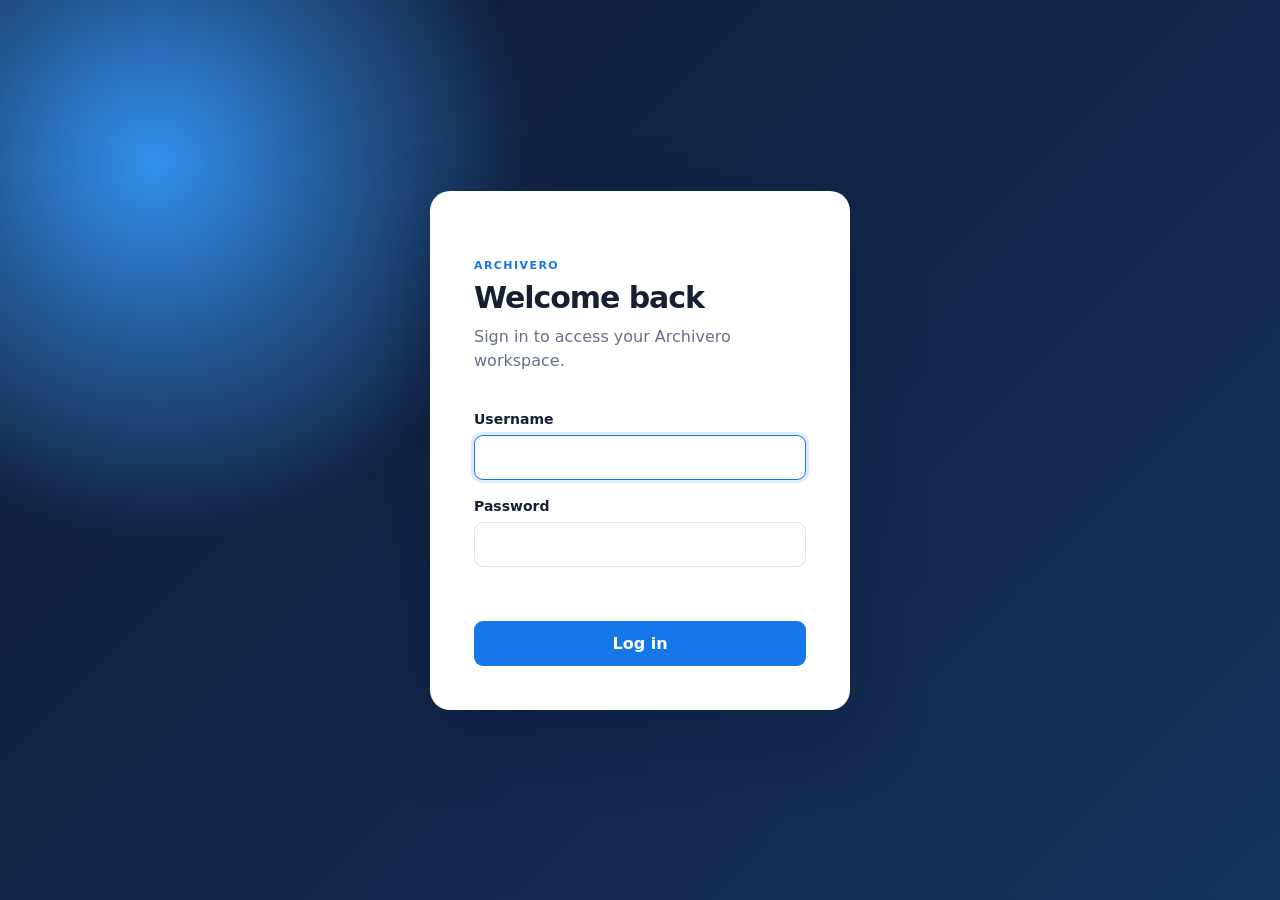
<file: src/Demo.Archivero.Frontend.Spa/wwwroot/index.html>
<!doctype html>
<html lang="en">
<head>
    <meta charset="utf-8" />
    <meta name="viewport" content="width=device-width, initial-scale=1" />
    <meta name="color-scheme" content="light" />
    <title>Archivero</title>
    <link rel="icon" href="/favicon.ico?v=1" sizes="any" />
    <link rel="stylesheet" href="styles.css?v=1" />
</head>
<body class="login-mode">
    <section id="login-view" class="login-view" aria-labelledby="login-title">
        <div class="login-card">
            <p class="eyebrow">ARCHIVERO</p>
            <h1 id="login-title">Welcome back</h1>
            <p class="login-copy">Sign in to access your Archivero workspace.</p>
            <form id="login-form" novalidate>
                <label for="login-username">Username</label>
                <input id="login-username" name="username" autocomplete="username" required autofocus />
                <label for="login-password">Password</label>
                <input id="login-password" name="password" type="password" autocomplete="current-password" required />
                <p id="login-error" class="form-error" role="alert" aria-live="polite"></p>
                <button id="login-submit" type="submit">Log in</button>
            </form>
        </div>
    </section>

    <section id="application" class="application" aria-label="Archivero application" hidden>
        <aside id="sidebar" class="sidebar">
            <div class="sidebar-top">
                <a class="app-brand" href="#greeting" data-page-link="greeting" aria-label="Archivero home"><span class="brand-name">Archivero</span></a>
                <button id="sidebar-toggle" class="icon-button" type="button" aria-label="Collapse menu" aria-expanded="true"><span aria-hidden="true">‹</span></button>
            </div>
            <nav class="main-nav" aria-label="Main navigation">
                <a href="#greeting" class="nav-link active" data-page-link="greeting" aria-current="page"><span class="nav-icon" aria-hidden="true">⌂</span><span class="nav-text">Greeting</span></a>
                <a href="#archivero" class="nav-link" data-page-link="archivero"><span class="nav-icon" aria-hidden="true">□</span><span class="nav-text">My Archivero</span></a>
                <a href="#create-archive" class="nav-link" data-page-link="create-archive"><span class="nav-icon" aria-hidden="true">＋</span><span class="nav-text">Create Archive</span></a>
            </nav>
            <div class="account-area">
                <div class="user-summary" title="Current user"><span id="user-initial" class="avatar" aria-hidden="true">U</span><span class="user-details"><strong id="current-user">User</strong><small>Signed in</small></span></div>
                <button id="logout-button" class="logout-button" type="button"><span aria-hidden="true">↪</span><span class="nav-text">Log out</span></button>
            </div>
        </aside>

        <main class="content">
            <button id="mobile-menu-button" class="mobile-menu-button" type="button" aria-label="Open menu" aria-expanded="false">☰</button>
            <section id="greeting-page" class="page greeting-page" data-page="greeting" aria-labelledby="greeting-heading"><div><p class="eyebrow">YOUR WORKSPACE</p><h2 id="greeting-heading">Hello Friend</h2></div></section>
            <section id="archivero-page" class="page workspace-page" data-page="archivero" aria-labelledby="archivero-heading" hidden>
                <div class="page-header"><div><p class="page-kicker">YOUR FILES</p><h2 id="archivero-heading">My Archivero</h2><p>Files created in your workspace.</p></div></div>
                <div class="table-card"><div id="files-status" class="status-message" role="status" aria-live="polite"></div><div class="table-scroll"><table><thead><tr><th>Creation</th><th>Title</th><th>Download</th><th>Delete</th></tr></thead><tbody id="files-table-body"></tbody></table></div></div>
            </section>
            <section id="create-archive-page" class="page workspace-page" data-page="create-archive" aria-labelledby="create-archive-heading" hidden>
                <div class="page-header"><div><p class="page-kicker">NEW FILE</p><h2 id="create-archive-heading">Create Archive</h2><p>Save text to your Archivero workspace.</p></div></div>
                <form id="create-archive-form" class="archive-form" novalidate>
                    <label for="archive-title">Title</label><input id="archive-title" name="title" maxlength="128" aria-describedby="archive-title-limit" required /><small id="archive-title-limit" class="character-limit">0 / 128 characters</small>
                    <label for="archive-content">Text</label><textarea id="archive-content" name="content" maxlength="1028" aria-describedby="archive-content-limit" required></textarea><small id="archive-content-limit" class="character-limit">0 / 1,028 characters</small>
                    <button id="create-archive-submit" type="submit">Create archive</button>
                    <p id="create-archive-message" class="form-error" role="status" aria-live="polite"></p>
                </form>
            </section>
        </main>
    </section>
    <div id="loading-overlay" class="loading-overlay" hidden aria-hidden="true"><div class="spinner" role="status" aria-label="Loading"></div></div>
    <script src="app.js?v=2"></script>
</body>
</html>
</file>
<file: src/Demo.Archivero.Frontend.Spa/wwwroot/styles.css>
:root { --navy:#101b33; --blue:#1677e8; --blue-dark:#0b62c6; --ink:#172033; --muted:#667085; --line:#dbe4f0; font-family:Inter,ui-sans-serif,system-ui,-apple-system,BlinkMacSystemFont,"Segoe UI",sans-serif; }
* { box-sizing:border-box; }
body { margin:0; min-width:320px; color:var(--ink); background:#f6f9fd; }
button,input { font:inherit; } button,a { -webkit-tap-highlight-color:transparent; } button { cursor:pointer; } [hidden] { display:none !important; }
.login-view { min-height:100vh; display:grid; place-items:center; padding:24px; background:radial-gradient(circle at 12% 18%,#328feb 0,transparent 28%),linear-gradient(135deg,#101b33,#17325f); }
.login-card { width:min(100%,420px); padding:44px; border-radius:20px; background:#fff; box-shadow:0 24px 70px rgba(3,17,43,.34); }
.brand-mark { display:grid; place-items:center; width:46px; height:46px; border-radius:14px; color:#fff; background:var(--blue); font-size:23px; font-weight:800; box-shadow:0 8px 18px rgba(22,119,232,.28); }
.brand-mark.small { width:32px; height:32px; border-radius:10px; font-size:17px; box-shadow:none; flex:0 0 auto; }
.eyebrow { margin:24px 0 8px; color:var(--blue); font-size:11px; font-weight:800; letter-spacing:.13em; } h1 { margin:0; font-size:30px; letter-spacing:-.035em; }
.login-copy { margin:10px 0 28px; color:var(--muted); line-height:1.5; } form { display:grid; gap:8px; } label { margin-top:10px; font-size:14px; font-weight:700; }
input { width:100%; padding:12px 13px; border:1px solid var(--line); border-radius:9px; color:var(--ink); outline:none; transition:border-color .15s,box-shadow .15s; }
input:focus { border-color:var(--blue); box-shadow:0 0 0 3px rgba(22,119,232,.15); } form button { margin-top:12px; min-height:45px; border:0; border-radius:9px; color:#fff; background:var(--blue); font-weight:750; transition:background .15s,transform .15s; } form button:hover { background:var(--blue-dark); } form button:active { transform:translateY(1px); } form button:disabled { cursor:wait; opacity:.7; }
.form-error { min-height:20px; margin:6px 0 0; color:#bd263d; font-size:13px; font-weight:600; }
.application { min-height:100vh; display:flex; }.sidebar { width:264px; min-height:100vh; display:flex; flex-direction:column; flex:0 0 auto; color:#d8e4f6; background:var(--navy); transition:width .2s ease,transform .2s ease; }.sidebar-top { min-height:76px; display:flex; align-items:center; gap:10px; padding:20px 18px; }
.app-brand { min-width:0; display:inline-flex; align-items:center; gap:10px; color:#fff; text-decoration:none; font-size:19px; font-weight:750; letter-spacing:-.02em; }.brand-name,.nav-text,.user-details { overflow:hidden; white-space:nowrap; }.icon-button { width:32px; height:32px; margin-left:auto; border:1px solid rgba(255,255,255,.15); border-radius:8px; color:#d8e4f6; background:transparent; font-size:26px; line-height:1; }.icon-button:hover,.logout-button:hover { background:rgba(255,255,255,.09); }
.main-nav { display:grid; gap:5px; padding:16px 12px; border-top:1px solid rgba(255,255,255,.1); }.nav-link,.logout-button { min-height:46px; display:flex; align-items:center; gap:13px; padding:0 13px; border:0; border-radius:8px; color:#aebdd3; background:none; text-align:left; text-decoration:none; font-size:14px; font-weight:650; }.nav-link:hover { color:#fff; background:rgba(255,255,255,.07); }.nav-link.active { color:#fff; background:var(--blue); }.nav-icon { width:20px; flex:0 0 20px; text-align:center; font-size:20px; line-height:1; }
.account-area { margin-top:auto; padding:16px 12px; border-top:1px solid rgba(255,255,255,.1); }.user-summary { display:flex; align-items:center; gap:11px; padding:8px 13px 13px; }.avatar { width:31px; height:31px; flex:0 0 31px; display:grid; place-items:center; border-radius:50%; color:#fff; background:#395987; font-size:13px; font-weight:800; }.user-details { display:grid; gap:2px; min-width:0; font-size:13px; }.user-details strong { overflow:hidden; text-overflow:ellipsis; }.user-details small { color:#8fa5c5; font-size:11px; }.logout-button { width:100%; color:#c7d5e8; }.logout-button:hover { color:#fff; }
.content { position:relative; min-width:0; flex:1; }.page { min-height:100vh; }.greeting-page { display:grid; place-items:center; padding:40px; color:#fff; background:linear-gradient(135deg,#0b62c6,#278cf2); }.greeting-page>div { width:min(100%,920px); }.greeting-page .eyebrow { margin:0 0 12px; color:rgba(255,255,255,.77); }.greeting-page h2 { margin:0; font-size:clamp(42px,7vw,82px); letter-spacing:-.055em; }.archivero-page { background:#fff; }.mobile-menu-button { display:none; }.visually-hidden { position:absolute; width:1px; height:1px; padding:0; margin:-1px; overflow:hidden; clip:rect(0,0,0,0); white-space:nowrap; border:0; }
.sidebar.collapsed { width:76px; }.sidebar.collapsed .sidebar-top { padding-inline:18px; }.sidebar.collapsed .brand-name,.sidebar.collapsed .nav-text,.sidebar.collapsed .user-details { width:0; opacity:0; }.sidebar.collapsed .app-brand { gap:0; }.sidebar.collapsed .icon-button { transform:rotate(180deg); }.sidebar.collapsed .nav-link,.sidebar.collapsed .logout-button { justify-content:center; padding-inline:0; }.sidebar.collapsed .user-summary { justify-content:center; padding-inline:0; }
@media (max-width:720px) { .application { display:block; }.sidebar { position:fixed; z-index:10; width:min(264px,84vw); transform:translateX(-100%); box-shadow:16px 0 36px rgba(10,24,49,.24); }.sidebar.mobile-open { transform:translateX(0); }.sidebar.collapsed { width:min(264px,84vw); }.sidebar.collapsed .brand-name,.sidebar.collapsed .nav-text,.sidebar.collapsed .user-details { width:auto; opacity:1; }.sidebar.collapsed .nav-link,.sidebar.collapsed .logout-button { justify-content:flex-start; padding-inline:13px; }.sidebar.collapsed .user-summary { justify-content:flex-start; padding-inline:13px; }.sidebar.collapsed .icon-button { transform:none; }.mobile-menu-button { position:fixed; z-index:9; top:14px; left:14px; display:grid; place-items:center; width:42px; height:42px; border:0; border-radius:10px; color:#fff; background:rgba(11,98,198,.9); font-size:22px; box-shadow:0 6px 16px rgba(3,17,43,.2); }.greeting-page { padding:32px; }.login-card { padding:32px 26px; } }

/* Archivero content pages */
.workspace-page { padding:56px clamp(24px,5vw,72px); background:#f6f9fd; }
.page-header { margin:0 auto 28px; max-width:1120px; }.page-kicker { margin:0 0 7px; color:var(--blue); font-size:11px; font-weight:800; letter-spacing:.12em; }.page-header h2 { margin:0; font-size:clamp(28px,4vw,40px); letter-spacing:-.04em; }.page-header p:last-child { margin:8px 0 0; color:var(--muted); }
.table-card,.archive-form { max-width:1120px; margin:0 auto; border:1px solid var(--line); border-radius:14px; background:#fff; box-shadow:0 8px 28px rgba(31,52,85,.06); }.table-scroll { overflow-x:auto; }.table-card table { width:100%; min-width:650px; border-collapse:collapse; }.table-card th,.table-card td { padding:16px 20px; border-bottom:1px solid var(--line); text-align:left; font-size:14px; }.table-card th { color:var(--muted); background:#fbfcfe; font-size:11px; letter-spacing:.07em; text-transform:uppercase; }.table-card tbody tr:last-child td { border-bottom:0; }.file-title { max-width:400px; overflow:hidden; text-overflow:ellipsis; white-space:nowrap; font-weight:650; }
.table-button { display:inline-flex; min-height:34px; align-items:center; justify-content:center; padding:0 12px; border:1px solid var(--line); border-radius:7px; background:#fff; color:var(--blue-dark); font-size:13px; font-weight:700; text-decoration:none; }.table-button:hover { border-color:var(--blue); background:#f4f9ff; }.delete-button { color:#b42336; }.delete-button:hover { border-color:#f3b5c0; background:#fff5f6; }.status-message { min-height:0; padding:0 20px; color:var(--muted); font-size:14px; }.status-message:not(:empty) { padding-block:18px; }.status-message.error { color:#b42336; font-weight:650; }
.archive-form { max-width:760px; display:grid; gap:8px; padding:28px; }.archive-form label { margin-top:0; }.archive-form textarea { width:100%; min-height:190px; padding:12px 13px; resize:none; border:1px solid var(--line); border-radius:9px; color:var(--ink); outline:none; line-height:1.5; }.archive-form textarea:focus { border-color:var(--blue); box-shadow:0 0 0 3px rgba(22,119,232,.15); }.character-limit { margin-top:-3px; color:var(--muted); font-size:12px; text-align:right; }.archive-form button { justify-self:start; min-width:150px; padding-inline:18px; }.archive-form .success { color:var(--blue-dark); }
.loading-overlay { position:fixed; inset:0; z-index:100; display:grid; place-items:center; background:rgba(16,27,51,.14); cursor:progress; }.spinner { width:44px; height:44px; border:4px solid rgba(255,255,255,.58); border-top-color:var(--blue); border-radius:50%; background:rgba(255,255,255,.85); animation:spin .75s linear infinite; box-shadow:0 8px 22px rgba(16,27,51,.18); }@keyframes spin { to { transform:rotate(360deg); } }
@media (max-width:720px) { .workspace-page { padding:76px 18px 32px; }.table-card th,.table-card td { padding:13px 15px; }.archive-form { padding:20px; } }
</file>
